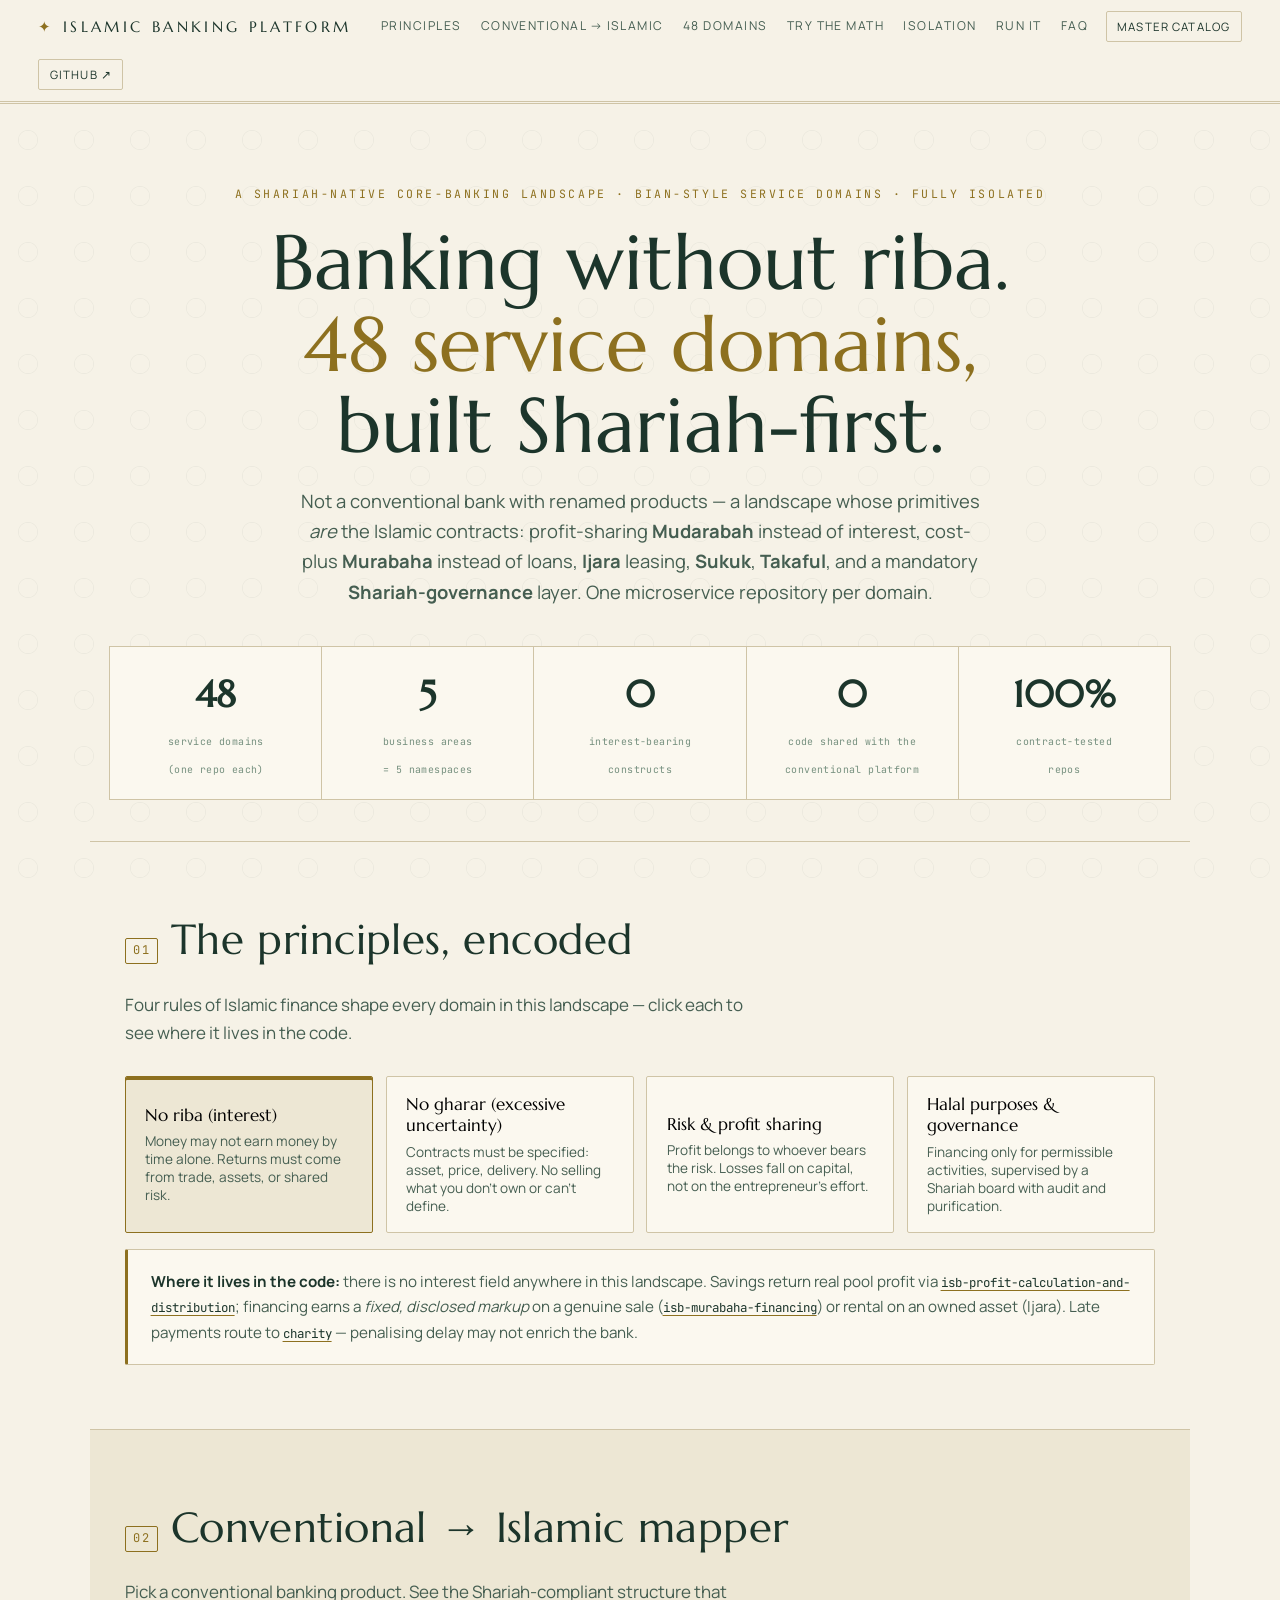
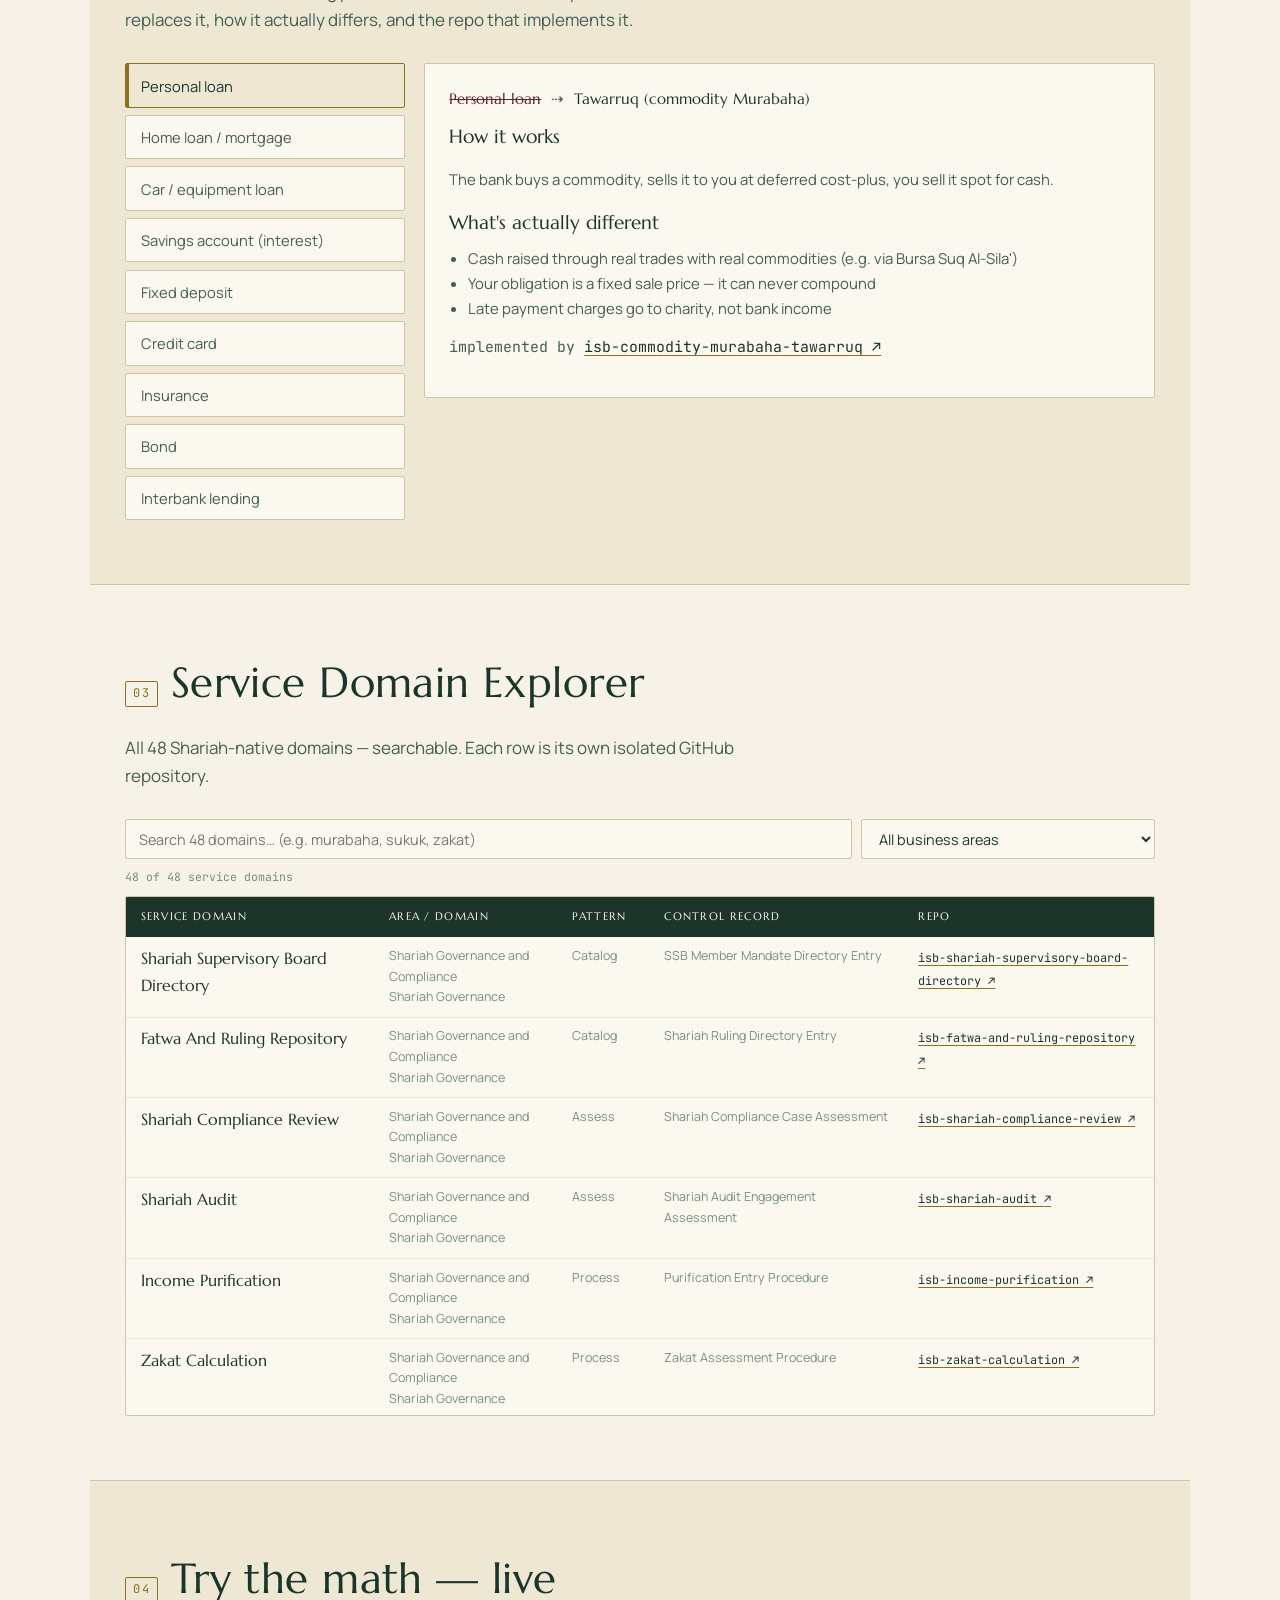
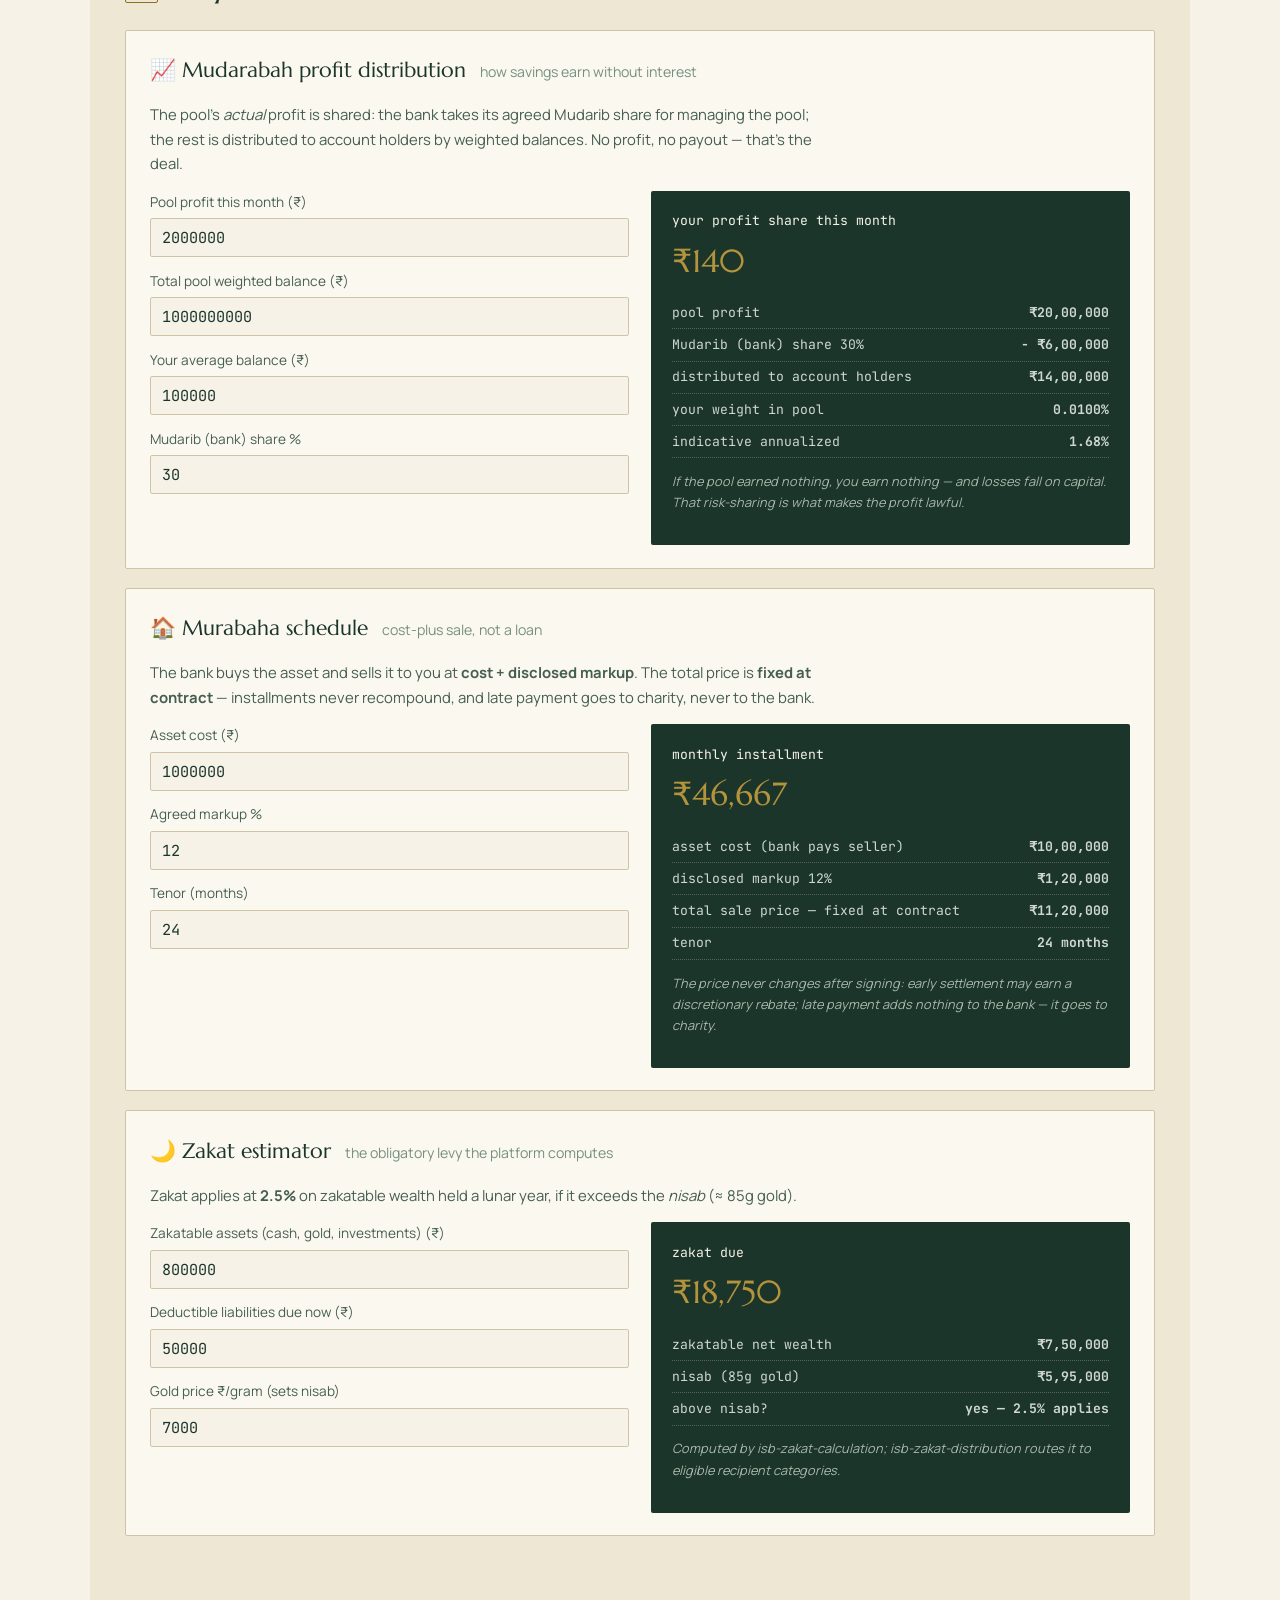
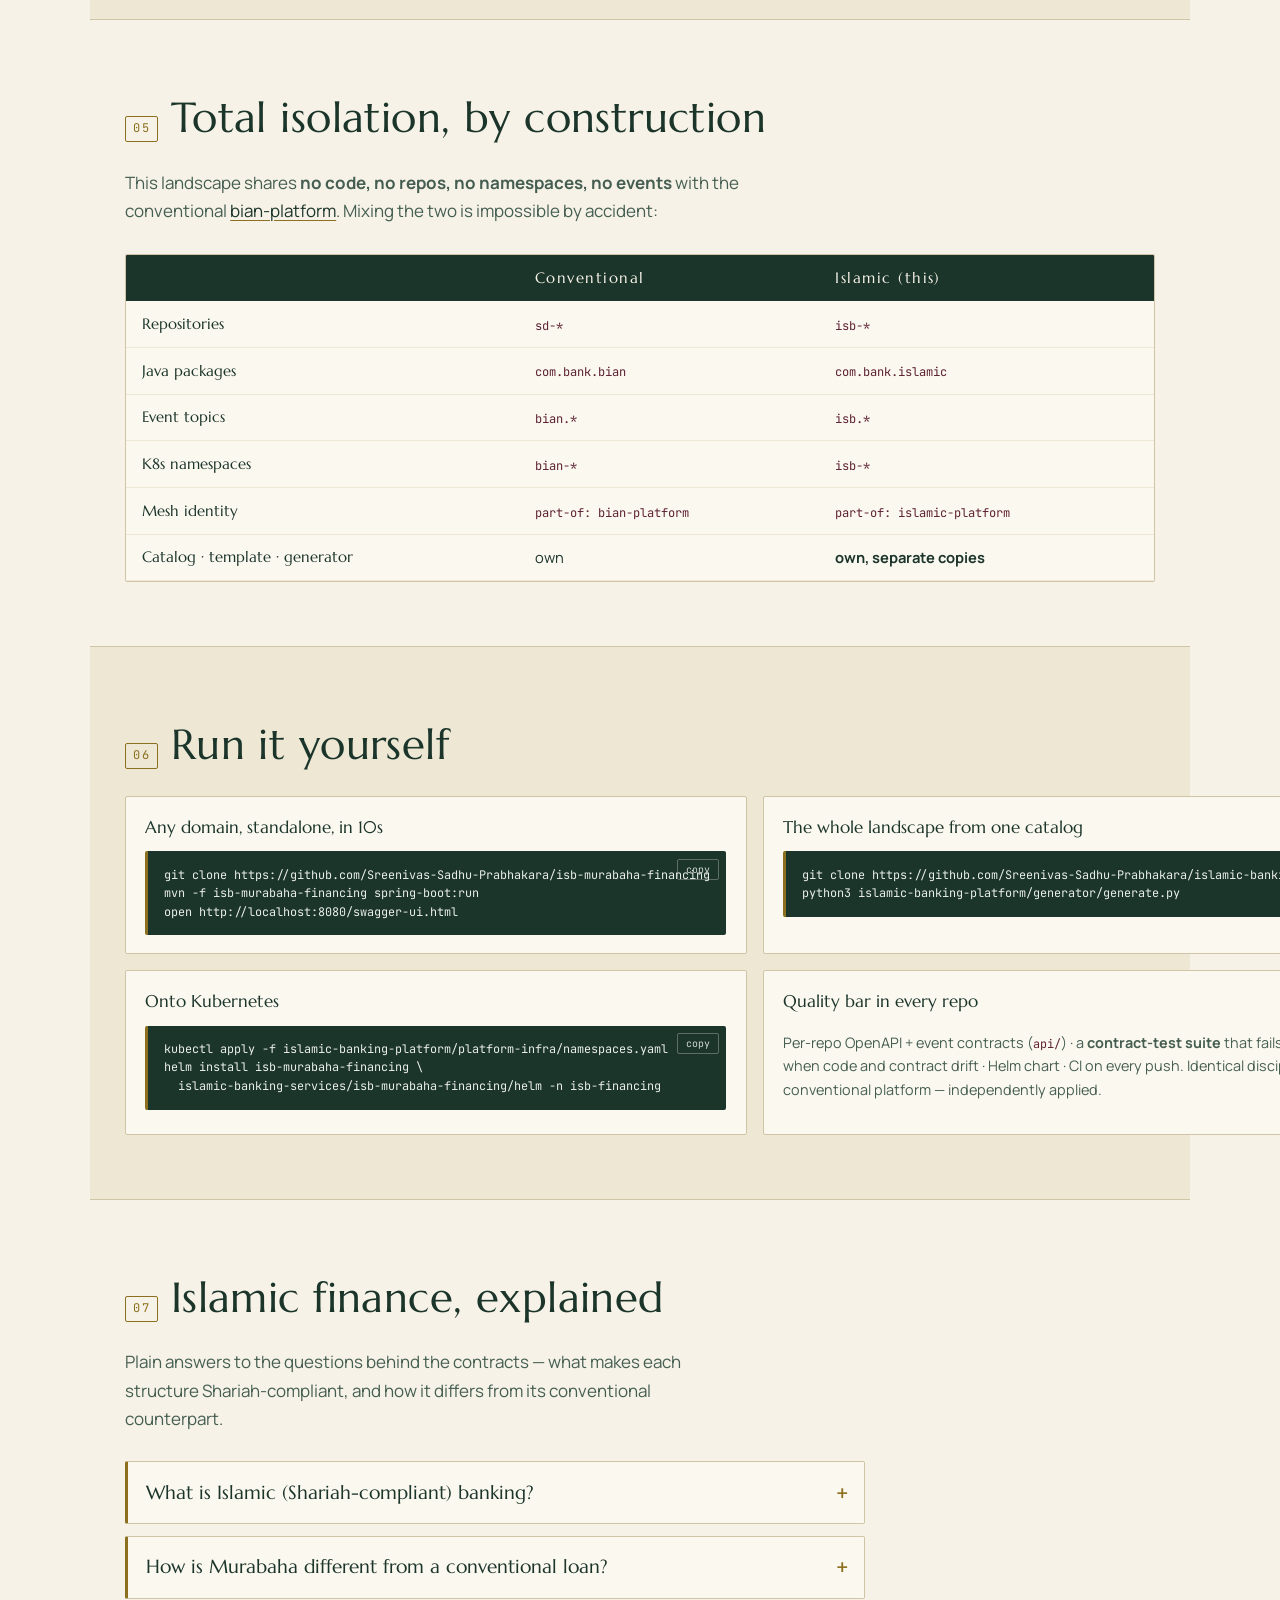
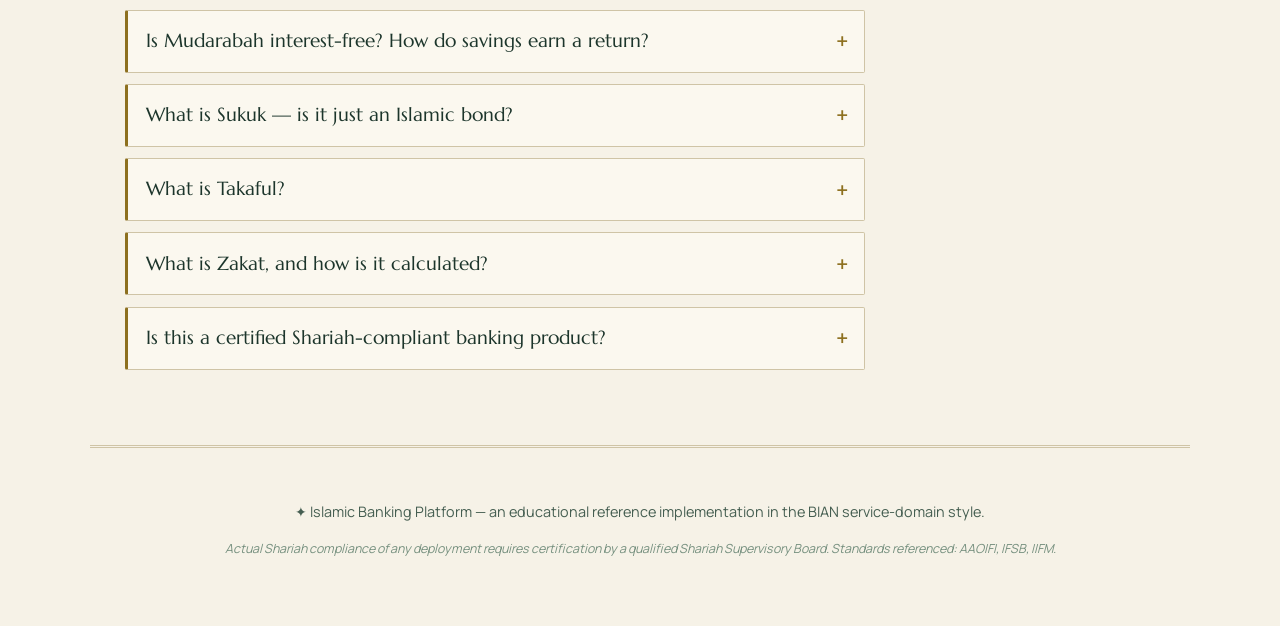
<file: docs-site/index.html>
<!DOCTYPE html>
<html lang="en">
<head>
  <meta charset="UTF-8" />
  <meta name="viewport" content="width=device-width, initial-scale=1.0" />
  <title>Islamic Banking Platform — 48 Shariah-native service domains</title>
  <meta name="description" content="A Shariah-compliant core-banking microservice landscape: Murabaha, Mudarabah, Ijara, Sukuk, Takaful, Zakat — fully isolated from conventional banking. Interactive documentation." />
  <link rel="preconnect" href="https://fonts.googleapis.com" />
  <link rel="preconnect" href="https://fonts.gstatic.com" crossorigin />
  <link href="https://fonts.googleapis.com/css2?family=Marcellus&family=Manrope:wght@400;500;600;800&family=JetBrains+Mono:wght@400;600&display=swap" rel="stylesheet" />
  <link rel="stylesheet" href="styles.css" />

  <!-- SEO:START (idempotent; regenerated as a block) -->
  <meta name="keywords" content="Islamic banking, Shariah-compliant banking, Islamic finance, Murabaha, Mudarabah, Ijara, Musharakah, Sukuk, Takaful, Zakat, Qard Hassan, Wakala, riba-free banking, interest-free banking, halal banking, AAOIFI, IFSB, Shariah governance, Islamic core banking, service domains, microservices" />
  <meta name="author" content="Sreenivas Sadhu Prabhakara" />
  <meta name="robots" content="index, follow, max-image-preview:large, max-snippet:-1, max-video-preview:-1" />
  <meta name="theme-color" content="#1c352b" />
  <link rel="canonical" href="https://sreenivas-sadhu-prabhakara.github.io/islamic-banking-platform/" />

  <meta property="og:site_name" content="Islamic Banking Platform" />
  <meta property="og:title" content="Islamic Banking Platform — 48 Shariah-native service domains" />
  <meta property="og:description" content="A Shariah-compliant core-banking landscape whose primitives are the Islamic contracts themselves — Mudarabah, Murabaha, Ijara, Sukuk, Takaful and Zakat — with a mandatory Shariah-governance layer, fully isolated from conventional banking." />
  <meta property="og:type" content="website" />
  <meta property="og:url" content="https://sreenivas-sadhu-prabhakara.github.io/islamic-banking-platform/" />
  <meta property="og:locale" content="en" />
  <meta property="og:image" content="https://sreenivas-sadhu-prabhakara.github.io/islamic-banking-platform/assets/og/islamic-platform.png" />
  <meta property="og:image:secure_url" content="https://sreenivas-sadhu-prabhakara.github.io/islamic-banking-platform/assets/og/islamic-platform.png" />
  <meta property="og:image:type" content="image/png" />
  <meta property="og:image:width" content="1200" />
  <meta property="og:image:height" content="630" />
  <meta property="og:image:alt" content="Islamic Banking Platform — banking without riba, across 48 Shariah-native service domains." />

  <meta name="twitter:card" content="summary_large_image" />
  <meta name="twitter:title" content="Islamic Banking Platform — 48 Shariah-native service domains" />
  <meta name="twitter:description" content="Not a conventional bank with renamed products — a Shariah-first landscape: Mudarabah instead of interest, Murabaha instead of loans, plus Ijara, Sukuk, Takaful and Zakat." />
  <meta name="twitter:image" content="https://sreenivas-sadhu-prabhakara.github.io/islamic-banking-platform/assets/og/islamic-platform.png" />
  <meta name="twitter:image:alt" content="Islamic Banking Platform — 48 Shariah-native service domains." />

  <link rel="icon" type="image/svg+xml" href="/islamic-banking-platform/assets/favicon.svg" />
  <link rel="icon" type="image/png" sizes="32x32" href="/islamic-banking-platform/assets/favicon-32.png" />
  <link rel="apple-touch-icon" sizes="180x180" href="/islamic-banking-platform/assets/apple-touch-icon.png" />
  <link rel="manifest" href="/islamic-banking-platform/site.webmanifest" />

  <script type="application/ld+json">
  {
    "@context": "https://schema.org",
    "@graph": [
      {
        "@type": "WebSite",
        "@id": "https://sreenivas-sadhu-prabhakara.github.io/islamic-banking-platform/#website",
        "url": "https://sreenivas-sadhu-prabhakara.github.io/islamic-banking-platform/",
        "name": "Islamic Banking Platform",
        "description": "A Shariah-compliant core-banking microservice landscape across 48 service domains, fully isolated from conventional banking.",
        "inLanguage": "en",
        "publisher": { "@id": "https://sreenivas-sadhu-prabhakara.github.io/islamic-banking-platform/#author" }
      },
      {
        "@type": "Person",
        "@id": "https://sreenivas-sadhu-prabhakara.github.io/islamic-banking-platform/#author",
        "name": "Sreenivas Sadhu Prabhakara",
        "url": "https://github.com/Sreenivas-Sadhu-Prabhakara"
      },
      {
        "@type": "SoftwareSourceCode",
        "name": "islamic-banking-platform",
        "description": "A Shariah-native core-banking landscape of 48 BIAN-style service domains — Murabaha, Mudarabah, Ijara, Musharakah, Sukuk, Takaful, Zakat and a mandatory Shariah-governance layer — one Spring Boot microservice per domain, fully isolated from the conventional platform.",
        "url": "https://sreenivas-sadhu-prabhakara.github.io/islamic-banking-platform/",
        "codeRepository": "https://github.com/Sreenivas-Sadhu-Prabhakara/islamic-banking-platform",
        "programmingLanguage": "Java",
        "runtimePlatform": "Spring Boot",
        "keywords": "Islamic banking, Shariah-compliant, Murabaha, Mudarabah, Ijara, Sukuk, Takaful, Zakat, microservices",
        "author": { "@id": "https://sreenivas-sadhu-prabhakara.github.io/islamic-banking-platform/#author" },
        "about": [
          { "@type": "Thing", "name": "Islamic banking" },
          { "@type": "Thing", "name": "Shariah-compliant finance" },
          { "@type": "Thing", "name": "Banking microservices" }
        ]
      },
      {
        "@type": "BreadcrumbList",
        "itemListElement": [
          { "@type": "ListItem", "position": 1, "name": "Islamic Banking Platform", "item": "https://sreenivas-sadhu-prabhakara.github.io/islamic-banking-platform/" }
        ]
      },
      {
        "@type": "FAQPage",
        "mainEntity": [
          {
            "@type": "Question",
            "name": "What is Islamic (Shariah-compliant) banking?",
            "acceptedAnswer": { "@type": "Answer", "text": "Islamic banking is banking that complies with Shariah law. It prohibits riba (interest), excessive gharar (uncertainty) and financing of haram activities, and requires returns to come from real trade, assets or shared risk. This platform encodes those rules as 48 service domains whose primitives are the Islamic contracts themselves — Murabaha, Mudarabah, Ijara, Sukuk, Takaful and more." }
          },
          {
            "@type": "Question",
            "name": "How is Murabaha different from a conventional loan?",
            "acceptedAnswer": { "@type": "Answer", "text": "In Murabaha the bank buys the asset and sells it to the customer at cost plus a disclosed markup. The total price is fixed at contract, so installments never recompound like interest, and late payment goes to charity rather than to the bank. A conventional loan instead lends money and charges interest that grows over time." }
          },
          {
            "@type": "Question",
            "name": "Is Mudarabah interest-free? How do savings earn a return?",
            "acceptedAnswer": { "@type": "Answer", "text": "Yes. Mudarabah is a profit-sharing partnership: the customer provides capital, the bank manages it, and the actual profit is shared by an agreed ratio. If the pool makes no profit there is no payout — returns come from real investment performance, not a guaranteed interest rate." }
          },
          {
            "@type": "Question",
            "name": "What is Sukuk — is it just an Islamic bond?",
            "acceptedAnswer": { "@type": "Answer", "text": "Not quite. A conventional bond is debt that pays interest. Sukuk represent undivided ownership in a tangible asset, project or venture, and holders earn a share of the returns those assets generate. Because the risk and reward are tied to real assets, Sukuk are Shariah-compliant." }
          },
          {
            "@type": "Question",
            "name": "What is Takaful?",
            "acceptedAnswer": { "@type": "Answer", "text": "Takaful is Shariah-compliant cooperative insurance. Participants contribute to a shared pool used to compensate members who suffer loss; the fund is managed on a fee or profit-sharing basis and avoids interest and excessive uncertainty, unlike conventional insurance." }
          },
          {
            "@type": "Question",
            "name": "What is Zakat, and how is it calculated?",
            "acceptedAnswer": { "@type": "Answer", "text": "Zakat is an obligatory annual levy of 2.5% on zakatable wealth — cash, gold and investments — held for a lunar year, payable when that wealth exceeds the nisab threshold (about 85 grams of gold). The platform includes a live Zakat estimator plus dedicated Zakat calculation and distribution domains." }
          },
          {
            "@type": "Question",
            "name": "Is this platform a certified Shariah-compliant banking product?",
            "acceptedAnswer": { "@type": "Answer", "text": "No. It is an educational reference implementation in the BIAN service-domain style. Actual Shariah compliance of any real deployment requires certification by a qualified Shariah Supervisory Board. The platform references the AAOIFI, IFSB and IIFM standards." }
          }
        ]
      }
    ]
  }
  </script>
  <!-- SEO:END -->
</head>
<body>

<header class="top">
  <a class="brand" href="#top"><span class="brand-star">✦</span> ISLAMIC BANKING PLATFORM</a>
  <nav class="nav">
    <a href="#principles">Principles</a>
    <a href="#mapper">Conventional → Islamic</a>
    <a href="#explorer">48 Domains</a>
    <a href="#calculators">Try the math</a>
    <a href="#isolation">Isolation</a>
    <a href="#run">Run it</a>
    <a href="#faq">FAQ</a>
  </nav>
  <a class="gh" href="catalog.html">Master Catalog</a>
  <a class="gh" href="https://github.com/Sreenivas-Sadhu-Prabhakara/islamic-banking-platform" target="_blank" rel="noopener">GitHub ↗</a>
</header>

<main id="top">

  <!-- HERO -->
  <section class="hero">
    <p class="eyebrow">A SHARIAH-NATIVE CORE-BANKING LANDSCAPE · BIAN-STYLE SERVICE DOMAINS · FULLY ISOLATED</p>
    <h1>Banking without riba.<br/><span class="accent">48 service domains,</span><br/>built Shariah-first.</h1>
    <p class="hero-sub">Not a conventional bank with renamed products — a landscape whose primitives <em>are</em> the Islamic contracts: profit-sharing <strong>Mudarabah</strong> instead of interest, cost-plus <strong>Murabaha</strong> instead of loans, <strong>Ijara</strong> leasing, <strong>Sukuk</strong>, <strong>Takaful</strong>, and a mandatory <strong>Shariah-governance</strong> layer. One microservice repository per domain.</p>
    <div class="statline">
      <div class="stat"><b>48</b><span>service domains<br/>(one repo each)</span></div>
      <div class="stat"><b>5</b><span>business areas<br/>= 5 namespaces</span></div>
      <div class="stat"><b>0</b><span>interest-bearing<br/>constructs</span></div>
      <div class="stat"><b>0</b><span>code shared with the<br/>conventional platform</span></div>
      <div class="stat"><b>100%</b><span>contract-tested<br/>repos</span></div>
    </div>
  </section>

  <!-- PRINCIPLES -->
  <section id="principles" class="band">
    <h2><span class="no">01</span>The principles, encoded</h2>
    <p class="intro">Four rules of Islamic finance shape every domain in this landscape — click each to see where it lives in the code.</p>
    <div class="prin-grid" id="prin-grid">
      <button class="prin" data-p="riba">
        <h3>No riba (interest)</h3>
        <p>Money may not earn money by time alone. Returns must come from trade, assets, or shared risk.</p>
      </button>
      <button class="prin" data-p="gharar">
        <h3>No gharar (excessive uncertainty)</h3>
        <p>Contracts must be specified: asset, price, delivery. No selling what you don't own or can't define.</p>
      </button>
      <button class="prin" data-p="risk">
        <h3>Risk &amp; profit sharing</h3>
        <p>Profit belongs to whoever bears the risk. Losses fall on capital, not on the entrepreneur's effort.</p>
      </button>
      <button class="prin" data-p="halal">
        <h3>Halal purposes &amp; governance</h3>
        <p>Financing only for permissible activities, supervised by a Shariah board with audit and purification.</p>
      </button>
    </div>
    <div class="prin-detail" id="prin-detail"></div>
  </section>

  <!-- MAPPER -->
  <section id="mapper" class="band band-alt">
    <h2><span class="no">02</span>Conventional → Islamic mapper</h2>
    <p class="intro">Pick a conventional banking product. See the Shariah-compliant structure that replaces it, how it actually differs, and the repo that implements it.</p>
    <div class="mapper">
      <div class="mapper-buttons" id="mapper-buttons"></div>
      <div class="mapper-out" id="mapper-out"></div>
    </div>
  </section>

  <!-- EXPLORER -->
  <section id="explorer" class="band">
    <h2><span class="no">03</span>Service Domain Explorer</h2>
    <p class="intro">All 48 Shariah-native domains — searchable. Each row is its own isolated GitHub repository.</p>
    <div class="explorer-controls">
      <input type="search" id="ex-search" placeholder="Search 48 domains… (e.g. murabaha, sukuk, zakat)" aria-label="Search" />
      <select id="ex-area" aria-label="Filter by business area"><option value="">All business areas</option></select>
    </div>
    <p class="ex-count" id="ex-count"></p>
    <div class="ex-table-wrap">
      <table class="ex-table">
        <thead><tr><th>Service domain</th><th>Area / domain</th><th>Pattern</th><th>Control record</th><th>Repo</th></tr></thead>
        <tbody id="ex-body"></tbody>
      </table>
    </div>
  </section>

  <!-- CALCULATORS -->
  <section id="calculators" class="band band-alt">
    <h2><span class="no">04</span>Try the math — live</h2>

    <div class="calc">
      <h3>📈 Mudarabah profit distribution <small>how savings earn without interest</small></h3>
      <p>The pool's <em>actual</em> profit is shared: the bank takes its agreed Mudarib share for managing the pool; the rest is distributed to account holders by weighted balances. No profit, no payout — that's the deal.</p>
      <div class="calc-grid">
        <div class="calc-in">
          <label>Pool profit this month (₹)<input type="number" id="md-profit" value="2000000" /></label>
          <label>Total pool weighted balance (₹)<input type="number" id="md-pool" value="1000000000" /></label>
          <label>Your average balance (₹)<input type="number" id="md-bal" value="100000" /></label>
          <label>Mudarib (bank) share %<input type="number" id="md-share" value="30" min="0" max="100" /></label>
        </div>
        <div class="calc-out" id="md-out"></div>
      </div>
    </div>

    <div class="calc">
      <h3>🏠 Murabaha schedule <small>cost-plus sale, not a loan</small></h3>
      <p>The bank buys the asset and sells it to you at <strong>cost + disclosed markup</strong>. The total price is <strong>fixed at contract</strong> — installments never recompound, and late payment goes to charity, never to the bank.</p>
      <div class="calc-grid">
        <div class="calc-in">
          <label>Asset cost (₹)<input type="number" id="mu-cost" value="1000000" /></label>
          <label>Agreed markup %<input type="number" id="mu-markup" value="12" min="0" /></label>
          <label>Tenor (months)<input type="number" id="mu-months" value="24" min="1" /></label>
        </div>
        <div class="calc-out" id="mu-out"></div>
      </div>
    </div>

    <div class="calc">
      <h3>🌙 Zakat estimator <small>the obligatory levy the platform computes</small></h3>
      <p>Zakat applies at <strong>2.5%</strong> on zakatable wealth held a lunar year, if it exceeds the <em>nisab</em> (≈ 85g gold).</p>
      <div class="calc-grid">
        <div class="calc-in">
          <label>Zakatable assets (cash, gold, investments) (₹)<input type="number" id="zk-assets" value="800000" /></label>
          <label>Deductible liabilities due now (₹)<input type="number" id="zk-liab" value="50000" /></label>
          <label>Gold price ₹/gram (sets nisab)<input type="number" id="zk-gold" value="7000" /></label>
        </div>
        <div class="calc-out" id="zk-out"></div>
      </div>
    </div>
  </section>

  <!-- ISOLATION -->
  <section id="isolation" class="band">
    <h2><span class="no">05</span>Total isolation, by construction</h2>
    <p class="intro">This landscape shares <strong>no code, no repos, no namespaces, no events</strong> with the conventional <a href="https://sreenivas-sadhu-prabhakara.github.io/bian-platform/" target="_blank" rel="noopener">bian-platform</a>. Mixing the two is impossible by accident:</p>
    <div class="iso-table-wrap">
      <table class="iso-table">
        <thead><tr><th></th><th>Conventional</th><th>Islamic (this)</th></tr></thead>
        <tbody>
          <tr><td>Repositories</td><td><code>sd-*</code></td><td><code>isb-*</code></td></tr>
          <tr><td>Java packages</td><td><code>com.bank.bian</code></td><td><code>com.bank.islamic</code></td></tr>
          <tr><td>Event topics</td><td><code>bian.*</code></td><td><code>isb.*</code></td></tr>
          <tr><td>K8s namespaces</td><td><code>bian-*</code></td><td><code>isb-*</code></td></tr>
          <tr><td>Mesh identity</td><td><code>part-of: bian-platform</code></td><td><code>part-of: islamic-platform</code></td></tr>
          <tr><td>Catalog · template · generator</td><td>own</td><td><strong>own, separate copies</strong></td></tr>
        </tbody>
      </table>
    </div>
  </section>

  <!-- RUN -->
  <section id="run" class="band band-alt">
    <h2><span class="no">06</span>Run it yourself</h2>
    <div class="run-grid">
      <div class="run-card"><h3>Any domain, standalone, in 10s</h3>
<pre data-copy><code>git clone https://github.com/Sreenivas-Sadhu-Prabhakara/isb-murabaha-financing
mvn -f isb-murabaha-financing spring-boot:run
open http://localhost:8080/swagger-ui.html</code></pre></div>
      <div class="run-card"><h3>The whole landscape from one catalog</h3>
<pre data-copy><code>git clone https://github.com/Sreenivas-Sadhu-Prabhakara/islamic-banking-platform
python3 islamic-banking-platform/generator/generate.py</code></pre></div>
      <div class="run-card"><h3>Onto Kubernetes</h3>
<pre data-copy><code>kubectl apply -f islamic-banking-platform/platform-infra/namespaces.yaml
helm install isb-murabaha-financing \
  islamic-banking-services/isb-murabaha-financing/helm -n isb-financing</code></pre></div>
      <div class="run-card"><h3>Quality bar in every repo</h3>
        <p class="run-quality">Per-repo OpenAPI + event contracts (<code>api/</code>) · a <strong>contract-test suite</strong> that fails the build when code and contract drift · Helm chart · CI on every push. Identical discipline to the conventional platform — independently applied.</p></div>
    </div>
  </section>

  <!-- FAQ -->
  <section id="faq" class="band">
    <h2><span class="no">07</span>Islamic finance, explained</h2>
    <p class="intro">Plain answers to the questions behind the contracts — what makes each structure Shariah-compliant, and how it differs from its conventional counterpart.</p>
    <div class="faq">
      <details>
        <summary>What is Islamic (Shariah-compliant) banking?</summary>
        <div class="ans">Banking that complies with Shariah law. It prohibits <strong>riba</strong> (interest), excessive <strong>gharar</strong> (uncertainty) and financing of haram activities, and requires returns to come from real trade, assets or shared risk. This platform encodes those rules as 48 service domains whose primitives <em>are</em> the Islamic contracts — Murabaha, Mudarabah, Ijara, Sukuk, Takaful and more.</div>
      </details>
      <details>
        <summary>How is Murabaha different from a conventional loan?</summary>
        <div class="ans">In <strong>Murabaha</strong> the bank buys the asset and sells it to you at cost plus a disclosed markup. The total price is fixed at contract, so installments never recompound like interest, and late payment goes to charity rather than to the bank. A conventional loan instead lends money and charges interest that grows over time.</div>
      </details>
      <details>
        <summary>Is Mudarabah interest-free? How do savings earn a return?</summary>
        <div class="ans">Yes. <strong>Mudarabah</strong> is a profit-sharing partnership: you provide capital, the bank manages it, and the <em>actual</em> profit is shared by an agreed ratio. If the pool makes no profit there is no payout — returns come from real investment performance, not a guaranteed interest rate.</div>
      </details>
      <details>
        <summary>What is Sukuk — is it just an Islamic bond?</summary>
        <div class="ans">Not quite. A conventional bond is debt that pays interest. <strong>Sukuk</strong> represent undivided ownership in a tangible asset, project or venture, and holders earn a share of the returns those assets generate. Because risk and reward are tied to real assets, Sukuk are Shariah-compliant.</div>
      </details>
      <details>
        <summary>What is Takaful?</summary>
        <div class="ans"><strong>Takaful</strong> is Shariah-compliant cooperative insurance. Participants contribute to a shared pool used to compensate members who suffer loss; the fund is managed on a fee or profit-sharing basis and avoids interest and excessive uncertainty, unlike conventional insurance.</div>
      </details>
      <details>
        <summary>What is Zakat, and how is it calculated?</summary>
        <div class="ans"><strong>Zakat</strong> is an obligatory annual levy of 2.5% on zakatable wealth — cash, gold and investments — held for a lunar year, payable when that wealth exceeds the <em>nisab</em> threshold (about 85g of gold). The platform includes a live Zakat estimator plus dedicated Zakat calculation and distribution domains.</div>
      </details>
      <details>
        <summary>Is this a certified Shariah-compliant banking product?</summary>
        <div class="ans">No — it is an educational reference implementation in the BIAN service-domain style. Actual Shariah compliance of any real deployment requires certification by a qualified Shariah Supervisory Board. Standards referenced: AAOIFI, IFSB, IIFM.</div>
      </details>
    </div>
  </section>

</main>

<footer class="foot">
  <p>✦ Islamic Banking Platform — an educational reference implementation in the BIAN service-domain style.</p>
  <p class="foot-dim">Actual Shariah compliance of any deployment requires certification by a qualified Shariah Supervisory Board. Standards referenced: AAOIFI, IFSB, IIFM.</p>
</footer>

<script src="data.js"></script>
<script src="app.js"></script>
</body>
</html>
</file>
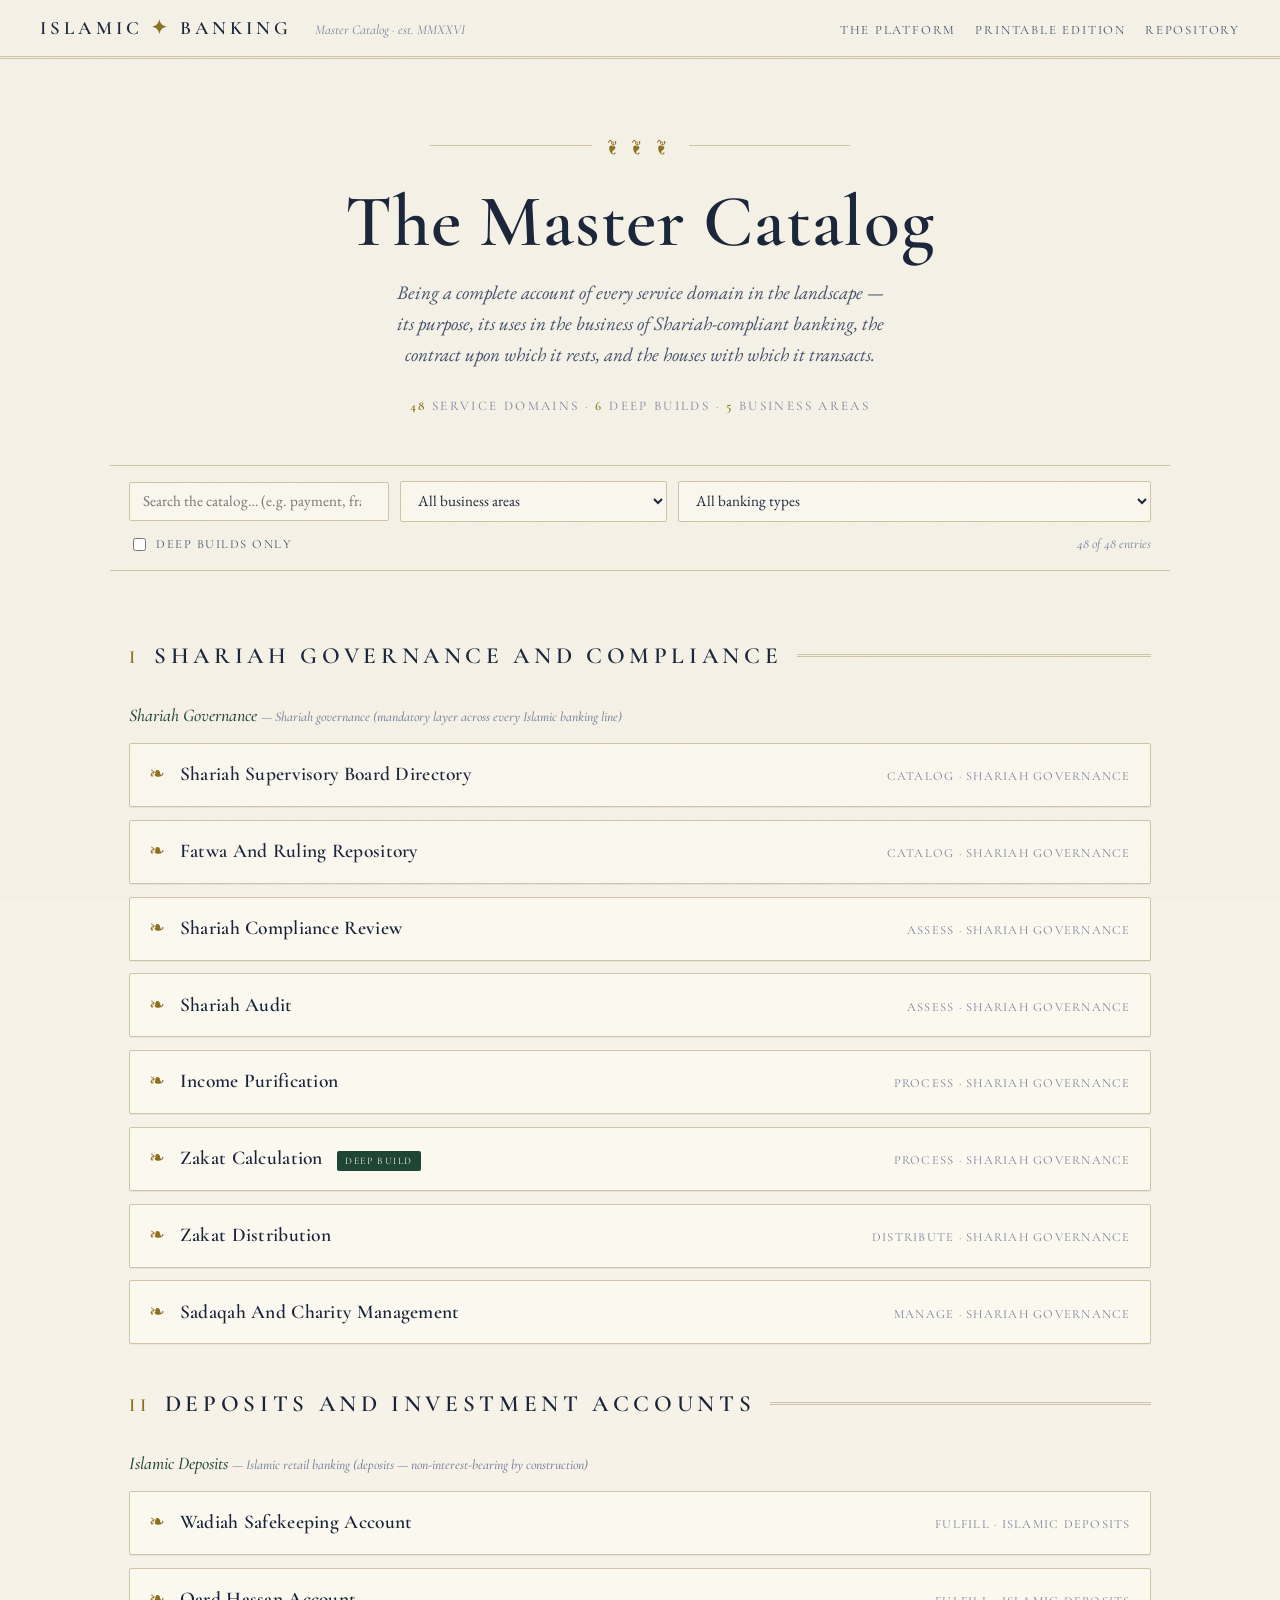
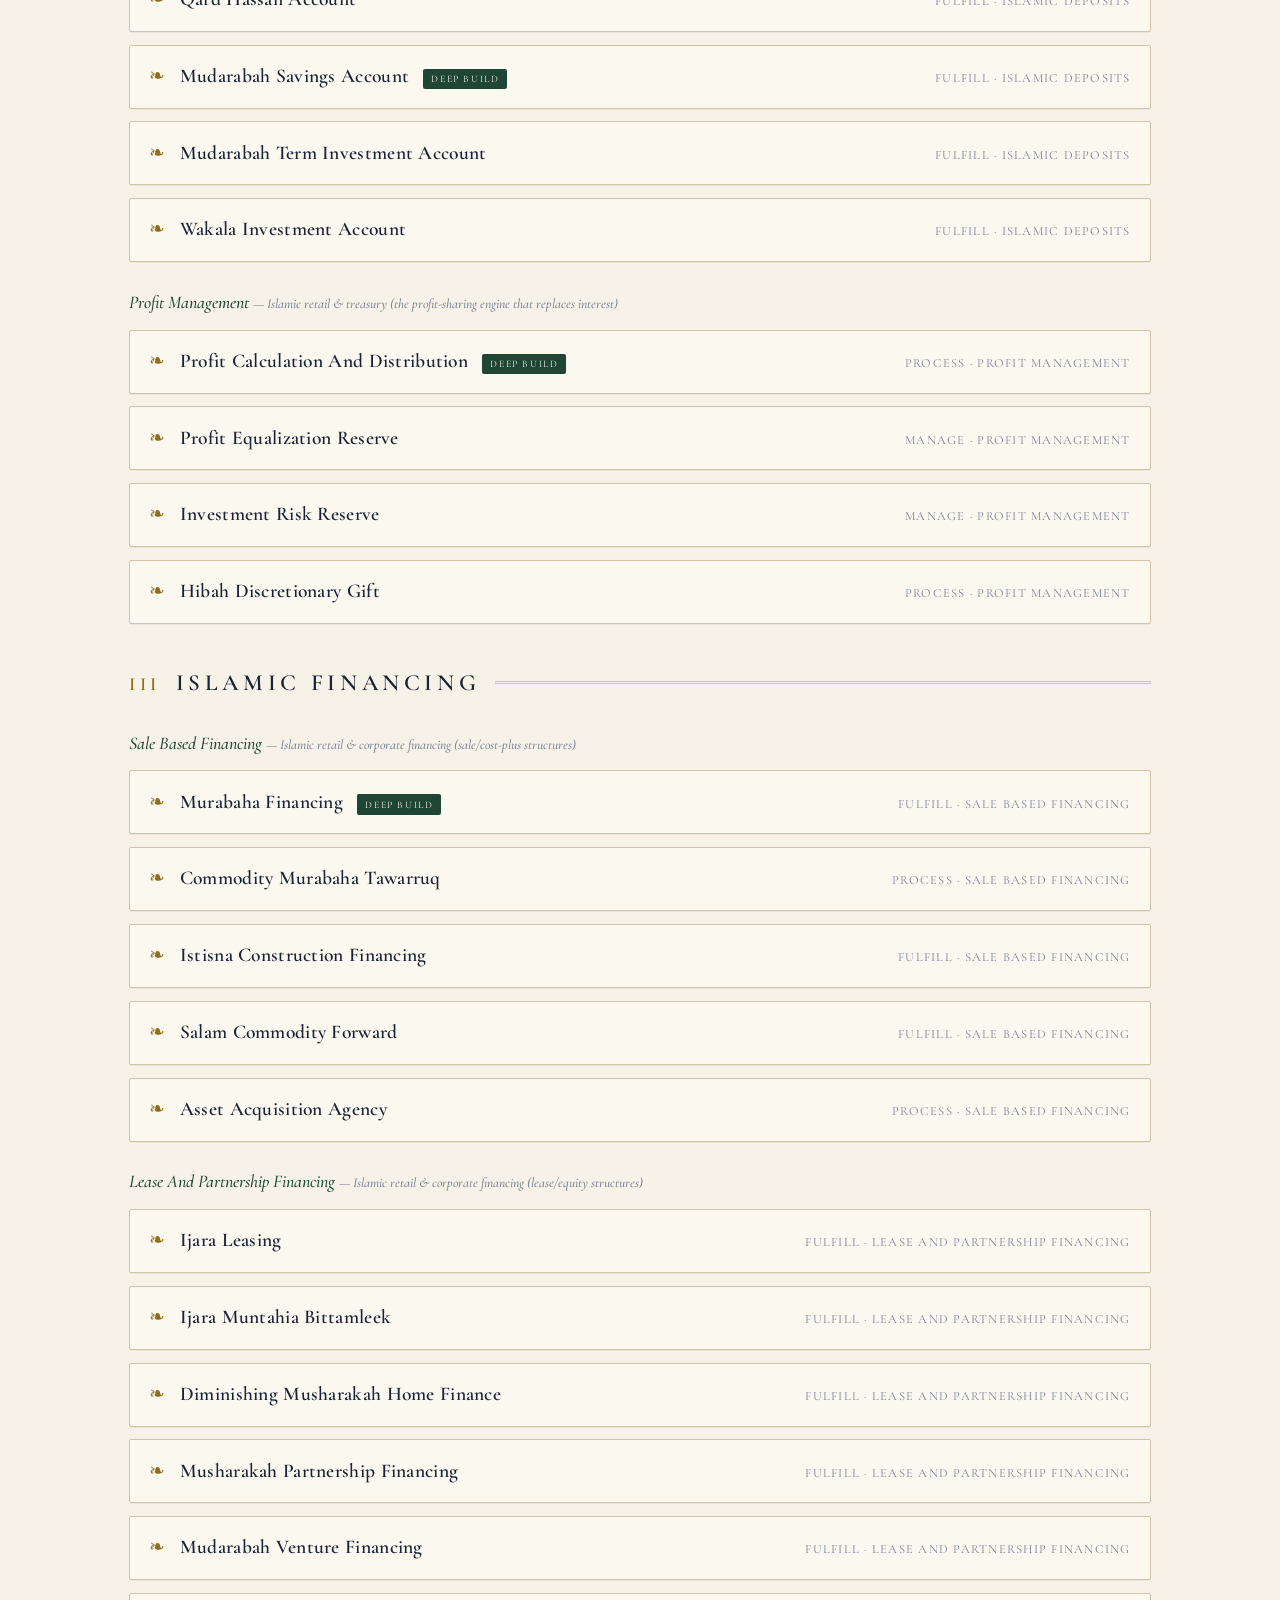
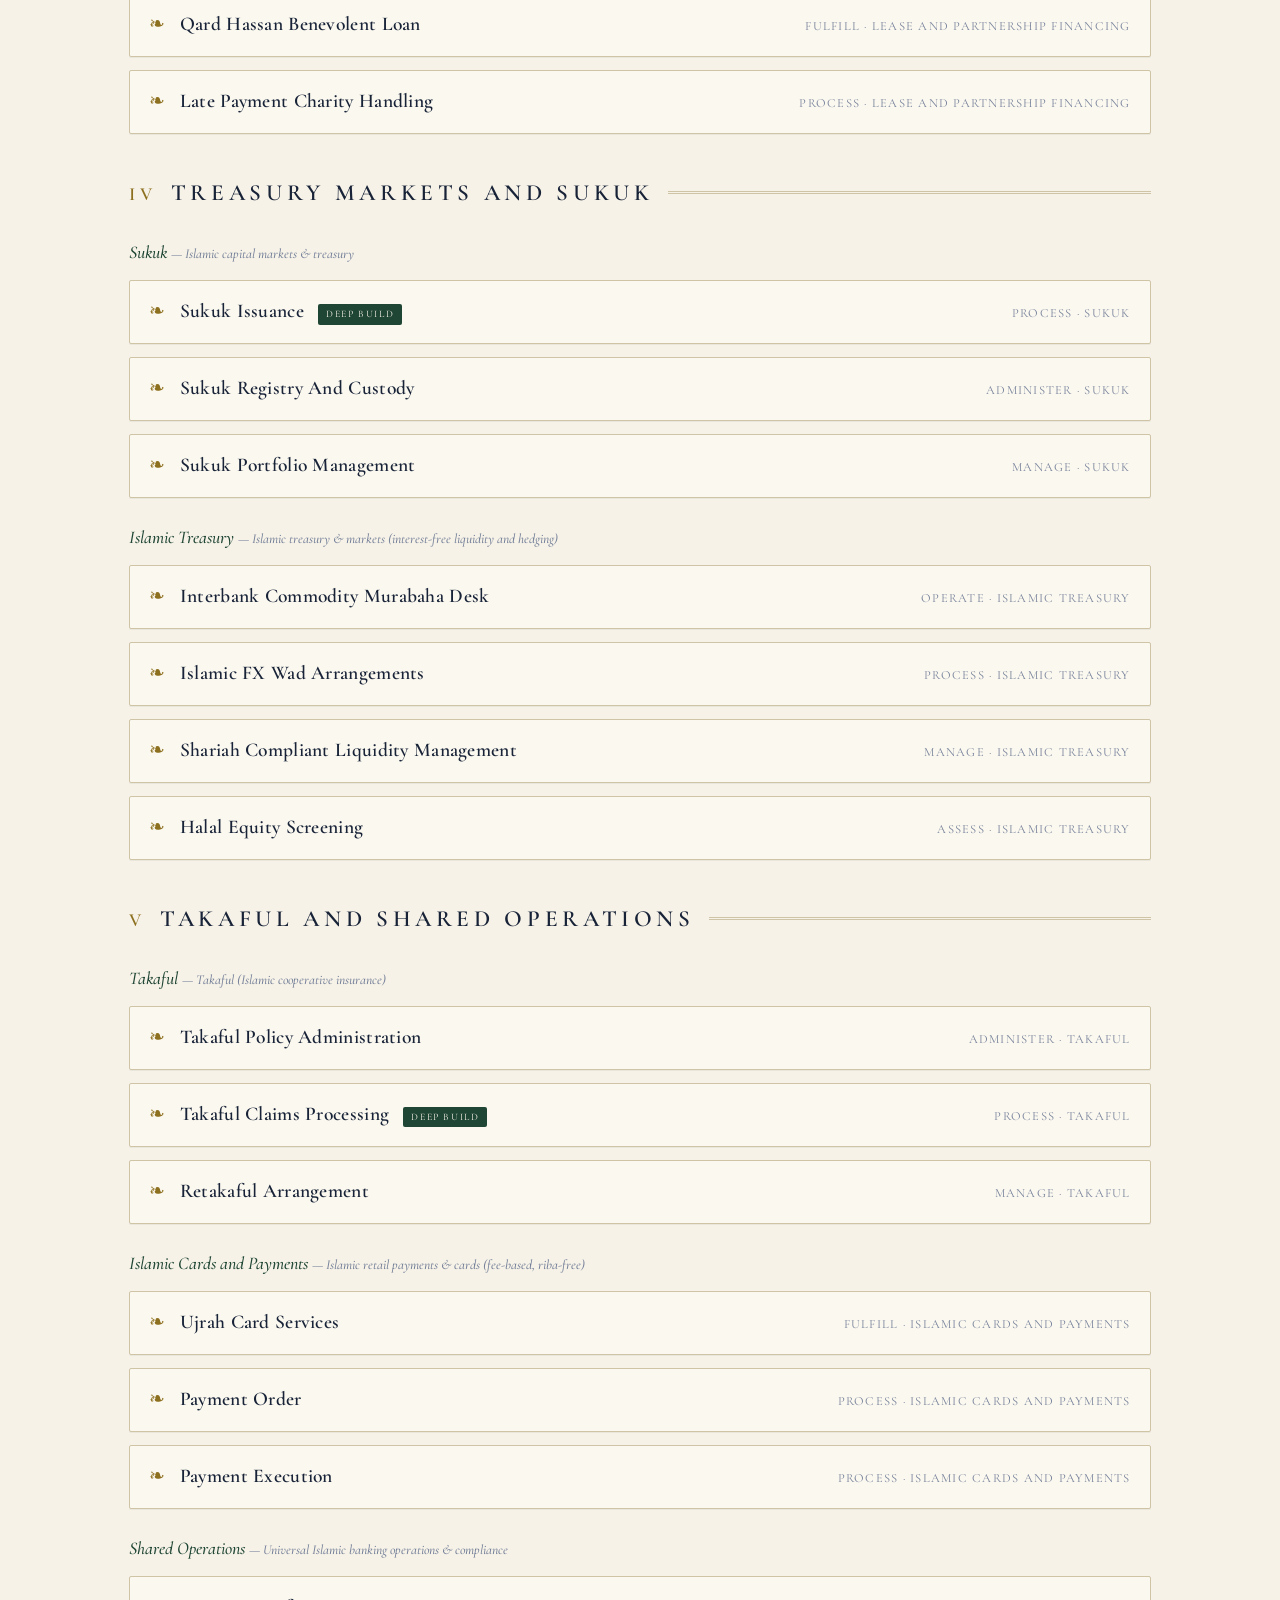
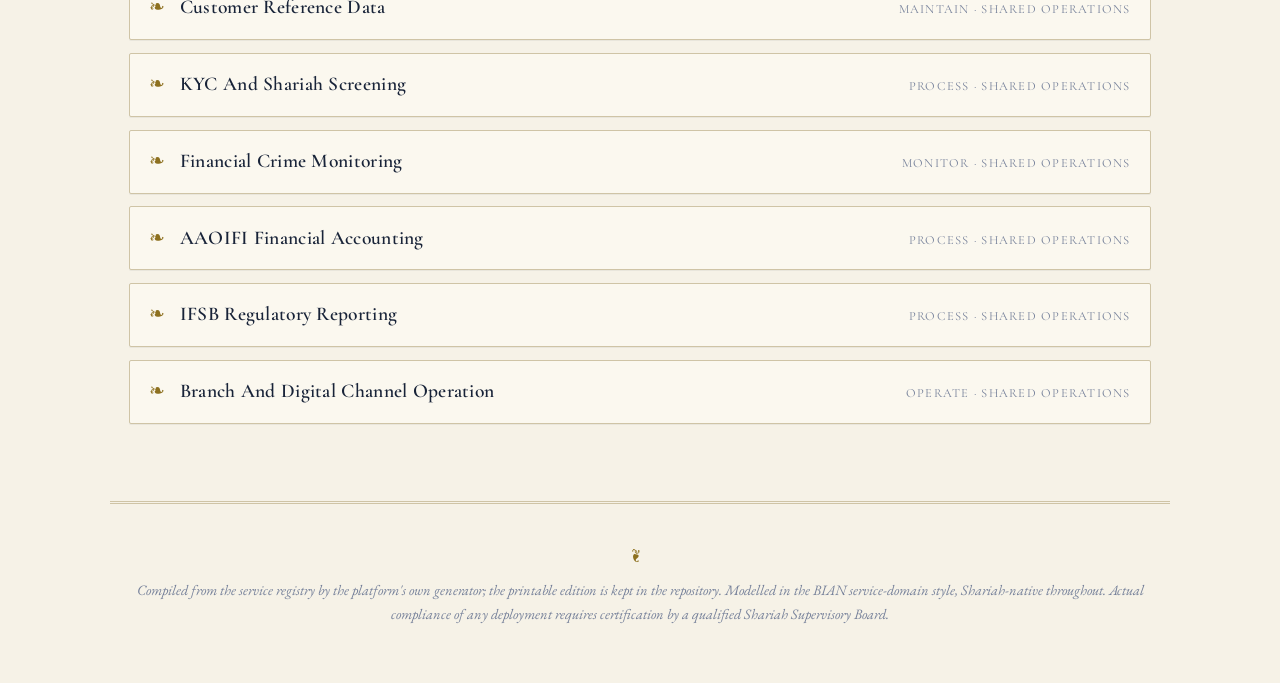
<file: docs-site/catalog.html>
<!DOCTYPE html>
<html lang="en">
<head>
  <meta charset="UTF-8" />
  <meta name="viewport" content="width=device-width, initial-scale=1.0" />
  <title>The Master Catalog — Islamic Banking Platform · 48 Service Domains</title>
  <meta name="description" content="The interactive master catalog: every Shariah-compliant service domain explained — purpose, use cases, banking classification, and backend integrations. Set in the manner of a bank that has stood the test of time." />
  <link rel="preconnect" href="https://fonts.googleapis.com" />
  <link rel="preconnect" href="https://fonts.gstatic.com" crossorigin />
  <link href="https://fonts.googleapis.com/css2?family=Cormorant+Garamond:ital,wght@0,400;0,500;0,600;1,400;1,500&family=EB+Garamond:ital@0;1&family=JetBrains+Mono:wght@400&display=swap" rel="stylesheet" />
  <link rel="stylesheet" href="catalog.css" />

  <!-- SEO:START (idempotent; regenerated as a block) -->
  <meta name="keywords" content="Islamic banking service domains, Shariah-compliant banking catalog, Islamic finance products, Murabaha, Mudarabah, Ijara, Musharakah, Sukuk, Takaful, Zakat, Qard Hassan, Wakala, Istisna, Salam, BIAN service domains, Islamic core banking" />
  <meta name="author" content="Sreenivas Sadhu Prabhakara" />
  <meta name="robots" content="index, follow, max-image-preview:large, max-snippet:-1, max-video-preview:-1" />
  <meta name="theme-color" content="#1c352b" />
  <link rel="canonical" href="https://sreenivas-sadhu-prabhakara.github.io/islamic-banking-platform/catalog.html" />

  <meta property="og:site_name" content="Islamic Banking Platform" />
  <meta property="og:title" content="The Master Catalog — Islamic Banking Platform" />
  <meta property="og:description" content="The interactive master catalog: every Shariah-compliant service domain explained — its purpose, the contract it rests on, its banking classification and backend integrations. 48 domains, searchable." />
  <meta property="og:type" content="website" />
  <meta property="og:url" content="https://sreenivas-sadhu-prabhakara.github.io/islamic-banking-platform/catalog.html" />
  <meta property="og:locale" content="en" />
  <meta property="og:image" content="https://sreenivas-sadhu-prabhakara.github.io/islamic-banking-platform/assets/og/islamic-catalog.png" />
  <meta property="og:image:secure_url" content="https://sreenivas-sadhu-prabhakara.github.io/islamic-banking-platform/assets/og/islamic-catalog.png" />
  <meta property="og:image:type" content="image/png" />
  <meta property="og:image:width" content="1200" />
  <meta property="og:image:height" content="630" />
  <meta property="og:image:alt" content="The Master Catalog — 48 Shariah-compliant service domains." />

  <meta name="twitter:card" content="summary_large_image" />
  <meta name="twitter:title" content="The Master Catalog — Islamic Banking Platform" />
  <meta name="twitter:description" content="Every Shariah-compliant service domain — purpose, contract, classification and integrations. 48 domains across 5 business areas, fully searchable." />
  <meta name="twitter:image" content="https://sreenivas-sadhu-prabhakara.github.io/islamic-banking-platform/assets/og/islamic-catalog.png" />
  <meta name="twitter:image:alt" content="The Master Catalog — 48 Shariah-compliant service domains." />

  <link rel="icon" type="image/svg+xml" href="/islamic-banking-platform/assets/favicon.svg" />
  <link rel="icon" type="image/png" sizes="32x32" href="/islamic-banking-platform/assets/favicon-32.png" />
  <link rel="apple-touch-icon" sizes="180x180" href="/islamic-banking-platform/assets/apple-touch-icon.png" />
  <link rel="manifest" href="/islamic-banking-platform/site.webmanifest" />

  <script type="application/ld+json">
  {
    "@context": "https://schema.org",
    "@graph": [
      {
        "@type": "CollectionPage",
        "@id": "https://sreenivas-sadhu-prabhakara.github.io/islamic-banking-platform/catalog.html#page",
        "url": "https://sreenivas-sadhu-prabhakara.github.io/islamic-banking-platform/catalog.html",
        "name": "The Master Catalog — Islamic Banking Platform",
        "description": "An interactive catalog of every Shariah-compliant service domain in the platform — its purpose, the Islamic contract it rests on, its banking classification and backend integrations.",
        "inLanguage": "en",
        "isPartOf": { "@id": "https://sreenivas-sadhu-prabhakara.github.io/islamic-banking-platform/#website" },
        "about": [
          { "@type": "Thing", "name": "Islamic banking service domains" },
          { "@type": "Thing", "name": "Shariah-compliant finance" }
        ]
      },
      {
        "@type": "WebSite",
        "@id": "https://sreenivas-sadhu-prabhakara.github.io/islamic-banking-platform/#website",
        "url": "https://sreenivas-sadhu-prabhakara.github.io/islamic-banking-platform/",
        "name": "Islamic Banking Platform"
      },
      {
        "@type": "BreadcrumbList",
        "itemListElement": [
          { "@type": "ListItem", "position": 1, "name": "Islamic Banking Platform", "item": "https://sreenivas-sadhu-prabhakara.github.io/islamic-banking-platform/" },
          { "@type": "ListItem", "position": 2, "name": "The Master Catalog", "item": "https://sreenivas-sadhu-prabhakara.github.io/islamic-banking-platform/catalog.html" }
        ]
      }
    ]
  }
  </script>
  <!-- SEO:END -->
</head>
<body>

<header class="masthead">
  <a class="mast-name" href="index.html">ISLAMIC <span class="amp">✦</span> BANKING</a>
  <span class="mast-est">Master Catalog · est. MMXXVI</span>
  <nav class="mast-links">
    <a href="index.html">The Platform</a>
    <a href="https://github.com/Sreenivas-Sadhu-Prabhakara/islamic-banking-platform/blob/main/ISLAMIC-MASTER-CATALOG.md" target="_blank" rel="noopener">Printable Edition</a>
    <a href="https://github.com/Sreenivas-Sadhu-Prabhakara/islamic-banking-platform" target="_blank" rel="noopener">Repository</a>
  </nav>
</header>

<section class="front">
  <div class="front-rule"><span class="front-orn">❦ ❦ ❦</span></div>
  <h1>The Master Catalog</h1>
  <p class="sub">Being a complete account of every service domain in the landscape — its purpose, its uses in the business of Shariah-compliant banking, the contract upon which it rests, and the houses with which it transacts.</p>
  <p class="counts" id="front-counts"></p>
</section>

<div class="desk" role="search">
  <input type="search" id="q" placeholder="Search the catalog… (e.g. payment, fraud, loan, custody)" aria-label="Search the catalog" />
  <select id="f-area" aria-label="Business area"><option value="">All business areas</option></select>
  <select id="f-kind" aria-label="Banking type"><option value="">All banking types</option></select>
  <label class="toggle"><input type="checkbox" id="f-deep" /> Deep builds only</label>
  <span class="desk-count" id="count"></span>
</div>

<main class="ledger" id="ledger"></main>

<footer class="colophon">
  <span class="orn">❦</span>
  Compiled from the service registry by the platform's own generator; the printable edition is kept in the repository.
  Modelled in the BIAN service-domain style, Shariah-native throughout. Actual compliance of any deployment requires certification by a qualified Shariah Supervisory Board.
</footer>

<script src="catalog-data.js"></script>
<script src="catalog.js"></script>
</body>
</html>
</file>
<file: docs-site/styles.css>
/* ════════════════════════════════════════════════════════════════
   Islamic Banking Platform docs — heritage institution, Shariah-native.
   Ivory stock, deep emerald ink, antique gold, eight-point star motif.
   Same restraint as the Master Catalog: engraved, not animated.
   ════════════════════════════════════════════════════════════════ */
:root {
  --paper:   #f6f2e7;
  --paper-2: #ede7d4;
  --card:    #fbf8ef;
  --ink:     #1c352b;       /* deep emerald */
  --ink-2:   #455e51;
  --ink-3:   #76907f;
  --rule:    #cfc4a6;
  --gold:    #8d701f;
  --gold-2:  #b3933b;
  --wine:    #5e2233;
  --serif-d: "Marcellus", "Times New Roman", serif;
  --sans:    "Manrope", -apple-system, sans-serif;
  --mono:    "JetBrains Mono", ui-monospace, monospace;
  --maxw: 1100px;
}
* { box-sizing: border-box; }
html { scroll-behavior: smooth; scroll-padding-top: 84px; }
body {
  margin: 0; background: var(--paper); color: var(--ink);
  font-family: var(--sans); font-size: 17px; line-height: 1.65;
  -webkit-font-smoothing: antialiased;
}
/* faint eight-point star lattice */
body::before {
  content: ""; position: fixed; inset: 0; pointer-events: none; z-index: 0; opacity: .045;
  background-image:
    radial-gradient(circle at center, transparent 9px, var(--ink) 9.5px, transparent 10.5px);
  background-size: 56px 56px;
}
main, header, footer { position: relative; z-index: 1; }
a { color: var(--ink); text-decoration-color: var(--gold); text-underline-offset: 3px; }
a:hover { color: var(--gold); }
code { font-family: var(--mono); font-size: .82em; color: var(--wine); }
h2 {
  font-family: var(--serif-d); font-weight: 400;
  font-size: clamp(1.7rem, 4.6vw, 2.6rem); letter-spacing: .01em;
  margin: 0 0 1rem; display: flex; gap: .8rem; align-items: baseline;
}
h2 .no { font-family: var(--mono); font-size: .75rem; color: var(--gold); border: 1px solid var(--gold); border-radius: 2px; padding: .14rem .45rem; letter-spacing: .1em; }
h3 { font-family: var(--serif-d); font-weight: 400; font-size: 1.3rem; margin: 0 0 .6rem; }
h3 small { color: var(--ink-3); font-family: var(--sans); font-size: .68em; margin-left: .5rem; }
.intro { color: var(--ink-2); max-width: 62ch; margin: 0 0 1.8rem; }

/* top bar */
.top {
  position: sticky; top: 0; z-index: 60;
  background: rgba(246,242,231,.94); backdrop-filter: blur(8px);
  border-bottom: 3px double var(--rule);
  display: flex; align-items: center; gap: 1.1rem; flex-wrap: wrap;
  padding: .7rem clamp(1rem, 4vw, 2.4rem);
}
.brand { font-family: var(--serif-d); font-size: .95rem; letter-spacing: .22em; color: var(--ink); text-decoration: none; }
.brand-star { color: var(--gold); }
.nav { display: flex; gap: clamp(.6rem, 1.6vw, 1.2rem); flex-wrap: wrap; margin-left: auto; }
.nav a { font-size: .76rem; letter-spacing: .12em; text-transform: uppercase; color: var(--ink-2); text-decoration: none; }
.nav a:hover { color: var(--gold); }
.gh { font-size: .72rem; letter-spacing: .1em; text-transform: uppercase; border: 1px solid var(--rule); border-radius: 2px; padding: .3rem .65rem; color: var(--ink); text-decoration: none; }
.gh:hover { border-color: var(--gold); color: var(--gold); }
@media (max-width: 1000px) { .nav { display: none; } }

/* hero */
.hero { max-width: var(--maxw); margin: 0 auto; text-align: center; padding: clamp(2.8rem, 8vw, 5rem) 1.2rem 2.6rem; }
.eyebrow { font-family: var(--mono); font-size: .72rem; letter-spacing: .22em; color: var(--gold); margin: 0 0 1.2rem; }
.hero h1 { font-family: var(--serif-d); font-weight: 400; font-size: clamp(2.4rem, 7.5vw, 4.8rem); line-height: 1.06; margin: 0 0 1.2rem; }
.accent { color: var(--gold); }
.hero-sub { max-width: 62ch; margin: 0 auto 2.4rem; color: var(--ink-2); font-size: clamp(1rem, 2.2vw, 1.15rem); }
.statline { display: grid; grid-template-columns: repeat(5, 1fr); gap: 1px; background: var(--rule); border: 1px solid var(--rule); }
.stat { background: var(--card); padding: 1.1rem .8rem; }
.stat b { display: block; font-family: var(--serif-d); font-size: clamp(1.6rem, 4vw, 2.3rem); color: var(--ink); }
.stat span { font-family: var(--mono); font-size: .62rem; letter-spacing: .04em; color: var(--ink-3); line-height: 1.45; }
@media (max-width: 760px) { .statline { grid-template-columns: repeat(2, 1fr); } }

/* bands */
.band { max-width: var(--maxw); margin: 0 auto; padding: clamp(2.4rem, 6vw, 4rem) clamp(1rem, 4vw, 2.2rem); border-top: 1px solid var(--rule); }
.band-alt { background: linear-gradient(var(--paper-2), var(--paper-2)); }

/* principles */
.prin-grid { display: grid; grid-template-columns: repeat(auto-fit, minmax(230px, 1fr)); gap: .8rem; margin-bottom: 1rem; }
.prin {
  text-align: left; cursor: pointer; background: var(--card);
  border: 1px solid var(--rule); border-radius: 2px; padding: 1.1rem 1.2rem; transition: border-color .15s;
  font-family: var(--sans);
}
.prin:hover, .prin.active { border-color: var(--gold); }
.prin.active { background: var(--paper-2); box-shadow: inset 0 3px 0 var(--gold); }
.prin h3 { font-size: 1.05rem; margin-bottom: .4rem; }
.prin p { margin: 0; font-size: .85rem; color: var(--ink-2); }
.prin-detail {
  background: var(--card); border: 1px solid var(--rule); border-left: 3px solid var(--gold);
  border-radius: 2px; padding: 1.2rem 1.4rem; min-height: 90px; font-size: .95rem; color: var(--ink-2);
}
.prin-detail b { color: var(--ink); }
.prin-detail a { font-family: var(--mono); font-size: .82em; }

/* mapper */
.mapper { display: grid; grid-template-columns: 280px 1fr; gap: 1.2rem; align-items: start; }
@media (max-width: 820px) { .mapper { grid-template-columns: 1fr; } }
.mapper-buttons { display: flex; flex-direction: column; gap: .45rem; }
.mapbtn {
  text-align: left; cursor: pointer; font-family: var(--sans); font-size: .92rem;
  background: var(--card); color: var(--ink-2); border: 1px solid var(--rule); border-radius: 2px;
  padding: .7rem .95rem; transition: .15s;
}
.mapbtn:hover { border-color: var(--gold); color: var(--ink); }
.mapbtn.active { border-color: var(--gold); background: var(--paper-2); color: var(--ink); box-shadow: inset 3px 0 0 var(--gold); }
.mapper-out {
  background: var(--card); border: 1px solid var(--rule); border-radius: 2px;
  padding: 1.4rem 1.5rem; position: sticky; top: 86px;
}
.map-arrow { font-family: var(--serif-d); font-size: 1.3rem; margin: 0 0 .6rem; }
.map-arrow .from { color: var(--wine); text-decoration: line-through; text-decoration-thickness: 1px; }
.map-arrow .to { color: var(--ink); }
.mapper-out h4 { font-family: var(--serif-d); font-weight: 400; font-size: 1.2rem; margin: 0 0 .5rem; }
.mapper-out p, .mapper-out li { color: var(--ink-2); font-size: .93rem; }
.mapper-out ul { padding-left: 1.15rem; margin: .4rem 0 .8rem; }
.map-repo { font-family: var(--mono); font-size: .78rem; }

/* explorer */
.explorer-controls { display: flex; gap: .6rem; flex-wrap: wrap; margin-bottom: .5rem; }
.explorer-controls input, .explorer-controls select {
  font-family: var(--sans); font-size: .9rem; color: var(--ink);
  background: var(--card); border: 1px solid var(--rule); border-radius: 2px; padding: .55rem .8rem;
}
.explorer-controls input { flex: 1; min-width: 240px; }
.ex-count { font-family: var(--mono); font-size: .72rem; color: var(--ink-3); margin: 0 0 .6rem; }
.ex-table-wrap { border: 1px solid var(--rule); border-radius: 2px; overflow: auto; max-height: 520px; background: var(--card); }
.ex-table { width: 100%; border-collapse: collapse; font-size: .86rem; }
.ex-table th {
  position: sticky; top: 0; background: var(--ink); color: var(--paper);
  font-family: var(--serif-d); font-weight: 400; letter-spacing: .12em; text-transform: uppercase; font-size: .68rem;
  text-align: left; padding: .7rem .9rem;
}
.ex-table td { padding: .55rem .9rem; border-bottom: 1px solid var(--paper-2); vertical-align: top; }
.ex-table tbody tr:hover { background: var(--paper-2); }
.sd-name { font-family: var(--serif-d); font-size: 1.02rem; }
.dim { color: var(--ink-3); font-size: .78rem; }
.repo-link { font-family: var(--mono); font-size: .74rem; }

/* calculators */
.calc { background: var(--card); border: 1px solid var(--rule); border-radius: 2px; padding: 1.4rem 1.5rem; margin-bottom: 1.2rem; }
.calc > p { color: var(--ink-2); font-size: .93rem; max-width: 75ch; }
.calc-grid { display: grid; grid-template-columns: 1fr 1fr; gap: 1.4rem; align-items: start; margin-top: .8rem; }
@media (max-width: 760px) { .calc-grid { grid-template-columns: 1fr; } }
.calc-in label { display: block; font-size: .85rem; color: var(--ink-2); margin-bottom: .8rem; }
.calc-in input {
  display: block; width: 100%; margin-top: .3rem; font-family: var(--mono); font-size: .95rem;
  color: var(--ink); background: var(--paper); border: 1px solid var(--rule); border-radius: 2px; padding: .5rem .7rem;
}
.calc-in input:focus { outline: none; border-color: var(--gold); }
.calc-out {
  background: var(--ink); color: var(--paper); border-radius: 2px; padding: 1.2rem 1.3rem;
  font-family: var(--mono); font-size: .82rem;
}
.calc-out .big { font-family: var(--serif-d); font-size: 2rem; color: var(--gold-2); display: block; margin: .2rem 0 .6rem; }
.calc-out .row { display: flex; justify-content: space-between; border-bottom: 1px dotted rgba(246,242,231,.25); padding: .3rem 0; color: #cfd8cf; }
.calc-out .note { margin-top: .8rem; font-family: var(--sans); font-style: italic; font-size: .8rem; color: #a8b8aa; }

/* isolation */
.iso-table-wrap { border: 1px solid var(--rule); border-radius: 2px; overflow-x: auto; background: var(--card); }
.iso-table { width: 100%; border-collapse: collapse; font-size: .92rem; }
.iso-table th { background: var(--ink); color: var(--paper); font-family: var(--serif-d); font-weight: 400; letter-spacing: .1em; padding: .7rem 1rem; text-align: left; }
.iso-table td { padding: .65rem 1rem; border-bottom: 1px solid var(--paper-2); }
.iso-table td:first-child { font-family: var(--serif-d); }

/* run */
.run-grid { display: grid; grid-template-columns: 1fr 1fr; gap: 1rem; }
@media (max-width: 760px) { .run-grid { grid-template-columns: 1fr; } }
.run-card { background: var(--card); border: 1px solid var(--rule); border-radius: 2px; padding: 1.1rem 1.2rem; }
.run-card h3 { font-size: 1.05rem; }
.run-quality { font-size: .9rem; color: var(--ink-2); }
pre {
  position: relative; background: var(--ink); color: #e9efe7;
  border-radius: 2px; border-left: 3px solid var(--gold);
  padding: .9rem 1rem; overflow-x: auto;
  font-family: var(--mono); font-size: .74rem; line-height: 1.55; margin: 0;
}
pre code { color: inherit; font-size: 1em; }
.copy-btn {
  position: absolute; top: .45rem; right: .45rem; cursor: pointer;
  font-family: var(--mono); font-size: .62rem; color: #cfd8cf;
  background: transparent; border: 1px solid rgba(246,242,231,.3); border-radius: 2px; padding: .2rem .5rem;
}
.copy-btn:hover { color: var(--gold-2); border-color: var(--gold-2); }

/* footer */
.foot { max-width: var(--maxw); margin: 0 auto; padding: 2.4rem 1.2rem 3.4rem; border-top: 3px double var(--rule); text-align: center; color: var(--ink-2); font-size: .9rem; }
.foot-dim { color: var(--ink-3); font-size: .78rem; font-style: italic; }

/* faq */
.faq { max-width: 74ch; }
.faq details { border: 1px solid var(--rule); border-left: 3px solid var(--gold); background: var(--card); border-radius: 2px; margin-bottom: .7rem; }
.faq summary { list-style: none; cursor: pointer; position: relative; padding: .95rem 2.6rem .95rem 1.1rem; font-family: var(--serif-d); font-size: 1.16rem; color: var(--ink); }
.faq summary::-webkit-details-marker { display: none; }
.faq summary::after { content: "+"; position: absolute; right: 1rem; top: 50%; transform: translateY(-50%); font-family: var(--mono); color: var(--gold); font-size: 1.3rem; }
.faq details[open] summary::after { content: "\2013"; }
.faq summary:hover { color: var(--wine); }
.faq .ans { padding: 0 1.1rem 1.1rem; color: var(--ink-2); line-height: 1.72; max-width: 70ch; }
.faq .ans strong { color: var(--ink); font-weight: 600; }

@media (prefers-reduced-motion: reduce) { * { transition: none !important; scroll-behavior: auto !important; } }
</file>
<file: docs-site/catalog.css>
/* ════════════════════════════════════════════════════════════════
   The Master Catalog — set like the ledger of a bank that has stood
   for a century and a half. Ivory stock, oxford-navy ink, antique
   gold hairlines, engraved serifs, letter-spaced small caps.
   Restraint is the theme: nothing glows, nothing bounces.
   ════════════════════════════════════════════════════════════════ */
:root {
  --paper:   #f6f2e7;   /* aged ivory stock */
  --paper-2: #efe9d8;
  --card:    #fbf8ef;
  --ink:     #182338;   /* oxford navy */
  --ink-2:   #41506b;
  --ink-3:   #76819a;
  --rule:    #cfc4a6;   /* faded gold-beige hairline */
  --gold:    #8d701f;   /* antique gold — used sparingly */
  --hunter:  #1f4534;   /* hunter green: secondary seal */
  --wine:    #5e2233;   /* burgundy: tertiary */
  --serif-d: "Cormorant Garamond", "Times New Roman", serif;
  --serif-b: "EB Garamond", Georgia, serif;
  --mono:    "JetBrains Mono", ui-monospace, monospace;
  --maxw: 1060px;
}
* { box-sizing: border-box; }
html { scroll-behavior: smooth; scroll-padding-top: 90px; }
body {
  margin: 0; background: var(--paper); color: var(--ink);
  font-family: var(--serif-b); font-size: 18.5px; line-height: 1.62;
  -webkit-font-smoothing: antialiased;
}
/* laid-paper texture */
body::before {
  content: ""; position: fixed; inset: 0; pointer-events: none; z-index: 999; opacity: .05;
  background-image: url("data:image/svg+xml,%3Csvg xmlns='http://www.w3.org/2000/svg' width='100' height='100'%3E%3Cfilter id='n'%3E%3CfeTurbulence type='fractalNoise' baseFrequency='0.8' numOctaves='2'/%3E%3C/filter%3E%3Crect width='100%25' height='100%25' filter='url(%23n)'/%3E%3C/svg%3E");
}
a { color: var(--hunter); text-decoration-thickness: 1px; text-underline-offset: 3px; }
a:hover { color: var(--gold); }
code { font-family: var(--mono); font-size: .78em; color: var(--wine); background: transparent; }

/* ── masthead ─────────────────────────────────────────────── */
.masthead {
  position: sticky; top: 0; z-index: 60;
  background: rgba(246,242,231,.95); backdrop-filter: blur(6px);
  border-bottom: 3px double var(--rule);
  padding: .8rem clamp(1rem, 4vw, 2.5rem);
  display: flex; align-items: baseline; gap: 1.4rem; flex-wrap: wrap;
}
.mast-name {
  font-family: var(--serif-d); font-weight: 600; font-size: 1.18rem;
  letter-spacing: .22em; text-transform: uppercase; color: var(--ink);
  text-decoration: none;
}
.mast-name .amp { color: var(--gold); }
.mast-est { font-family: var(--serif-d); font-style: italic; font-size: .85rem; color: var(--ink-3); }
.mast-links { margin-left: auto; display: flex; gap: 1.2rem; }
.mast-links a {
  font-family: var(--serif-d); font-size: .8rem; letter-spacing: .14em;
  text-transform: uppercase; color: var(--ink-2); text-decoration: none;
  border-bottom: 1px solid transparent;
}
.mast-links a:hover { color: var(--gold); border-bottom-color: var(--gold); }

/* ── frontispiece ─────────────────────────────────────────── */
.front { max-width: var(--maxw); margin: 0 auto; text-align: center; padding: clamp(2.8rem, 7vw, 4.6rem) 1.2rem 2.2rem; }
.front-rule { display: flex; align-items: center; gap: 1rem; color: var(--gold); margin: 0 auto 1.6rem; max-width: 420px; }
.front-rule::before, .front-rule::after { content: ""; flex: 1; border-top: 1px solid var(--rule); }
.front-orn { font-size: 1rem; letter-spacing: .4em; }
.front h1 {
  font-family: var(--serif-d); font-weight: 600;
  font-size: clamp(2.6rem, 7vw, 4.6rem); line-height: 1.04; letter-spacing: .01em;
  margin: 0 0 1rem;
}
.front .sub {
  font-style: italic; color: var(--ink-2); max-width: 56ch; margin: 0 auto 1.6rem;
  font-size: clamp(1rem, 2.2vw, 1.2rem);
}
.front .counts {
  font-family: var(--serif-d); letter-spacing: .18em; text-transform: uppercase;
  font-size: .82rem; color: var(--ink-3);
}
.front .counts b { color: var(--gold); font-weight: 600; }

/* ── the desk (controls) ──────────────────────────────────── */
.desk {
  position: sticky; top: 58px; z-index: 50;
  max-width: var(--maxw); margin: 0 auto; padding: .9rem 1.2rem;
  background: var(--paper); border-top: 1px solid var(--rule); border-bottom: 1px solid var(--rule);
  display: flex; gap: .7rem; flex-wrap: wrap; align-items: center;
}
.desk input[type="search"], .desk select {
  font-family: var(--serif-b); font-size: .95rem; color: var(--ink);
  background: var(--card); border: 1px solid var(--rule); border-radius: 2px;
  padding: .55rem .8rem;
}
.desk input[type="search"] { flex: 1; min-width: 230px; }
.desk input[type="search"]:focus, .desk select:focus { outline: none; border-color: var(--gold); }
.desk .toggle {
  font-family: var(--serif-d); font-size: .78rem; letter-spacing: .12em; text-transform: uppercase;
  color: var(--ink-2); display: inline-flex; gap: .45rem; align-items: center; cursor: pointer;
}
.desk .toggle input { accent-color: var(--hunter); }
.desk-count { font-family: var(--serif-d); font-style: italic; font-size: .85rem; color: var(--ink-3); margin-left: auto; }

/* ── ledger body ──────────────────────────────────────────── */
.ledger { max-width: var(--maxw); margin: 0 auto; padding: 1.6rem 1.2rem 4rem; }
.area-head {
  font-family: var(--serif-d); font-weight: 600; letter-spacing: .2em; text-transform: uppercase;
  font-size: clamp(1.05rem, 2.6vw, 1.45rem); color: var(--ink);
  margin: 2.6rem 0 .4rem; display: flex; align-items: baseline; gap: .9rem;
}
.area-head .folio { color: var(--gold); font-size: .8em; }
.area-head::after { content: ""; flex: 1; border-bottom: 3px double var(--rule); transform: translateY(-6px); }
.domain-head {
  font-family: var(--serif-d); font-style: italic; font-weight: 500;
  font-size: 1.12rem; color: var(--hunter); margin: 1.6rem 0 .8rem;
}
.domain-kind { font-size: .85rem; color: var(--ink-3); font-style: italic; }

/* entry card — a ledger leaf */
.leaf {
  background: var(--card); border: 1px solid var(--rule); border-radius: 2px;
  margin-bottom: .8rem; box-shadow: 0 1px 0 rgba(24,35,56,.06);
}
.leaf summary {
  list-style: none; cursor: pointer; padding: .95rem 1.2rem;
  display: flex; align-items: baseline; gap: .9rem; flex-wrap: wrap;
}
.leaf summary::-webkit-details-marker { display: none; }
.leaf-name { font-family: var(--serif-d); font-weight: 600; font-size: 1.22rem; letter-spacing: .015em; }
.leaf-badge {
  font-family: var(--serif-d); font-size: .62rem; letter-spacing: .16em; text-transform: uppercase;
  color: var(--paper); background: var(--hunter); padding: .14rem .5rem; border-radius: 2px;
}
.leaf-meta { font-family: var(--serif-d); font-size: .78rem; letter-spacing: .1em; text-transform: uppercase; color: var(--ink-3); margin-left: auto; }
.leaf summary .open-mark { color: var(--gold); font-family: var(--serif-d); transition: transform .18s; }
.leaf[open] summary .open-mark { transform: rotate(90deg); }
.leaf[open] summary { border-bottom: 1px solid var(--rule); background: var(--paper-2); }
.leaf-body { padding: 1.15rem 1.3rem 1.3rem; }
.leaf-what { margin: 0 0 .9rem; color: var(--ink-2); }
.leaf-sect {
  font-family: var(--serif-d); font-size: .72rem; letter-spacing: .2em; text-transform: uppercase;
  color: var(--gold); margin: 1rem 0 .35rem;
}
.leaf-body ol, .leaf-body ul { margin: 0; padding-left: 1.2rem; color: var(--ink-2); font-size: .95rem; }
.leaf-body li { margin-bottom: .3rem; }
.leaf-row { font-family: var(--mono); font-size: .72rem; color: var(--ink-3); margin-top: 1rem; border-top: 1px dotted var(--rule); padding-top: .7rem; display: flex; gap: 1.4rem; flex-wrap: wrap; }
.leaf-repo a { font-family: var(--serif-d); letter-spacing: .08em; }

.nothing { text-align: center; font-style: italic; color: var(--ink-3); padding: 3rem 0; }

/* ── colophon ─────────────────────────────────────────────── */
.colophon {
  max-width: var(--maxw); margin: 0 auto; padding: 2.4rem 1.2rem 3.6rem;
  border-top: 3px double var(--rule); text-align: center;
  font-style: italic; color: var(--ink-3); font-size: .9rem;
}
.colophon .orn { color: var(--gold); letter-spacing: .5em; display: block; margin-bottom: .8rem; }

@media print {
  .masthead, .desk { position: static; }
  .leaf { break-inside: avoid; }
}
@media (prefers-reduced-motion: reduce) { * { transition: none !important; scroll-behavior: auto !important; } }
</file>
